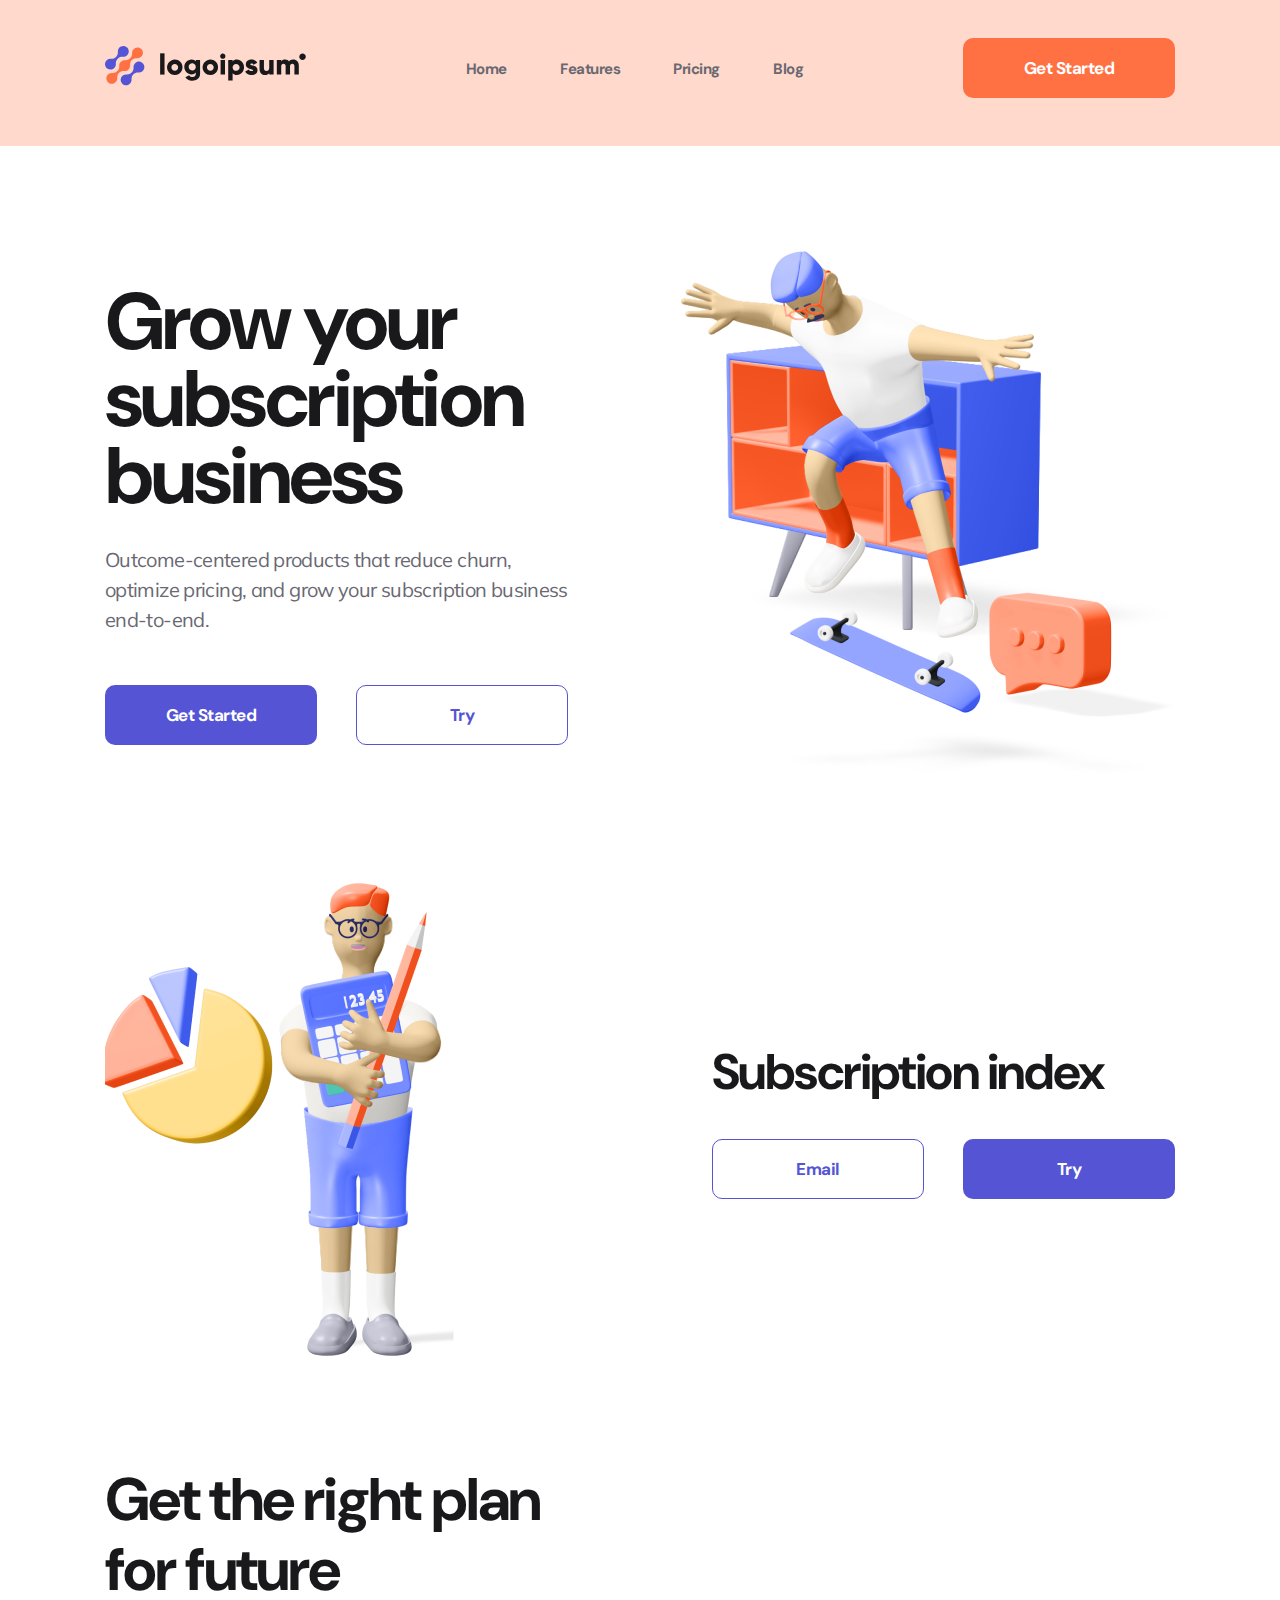
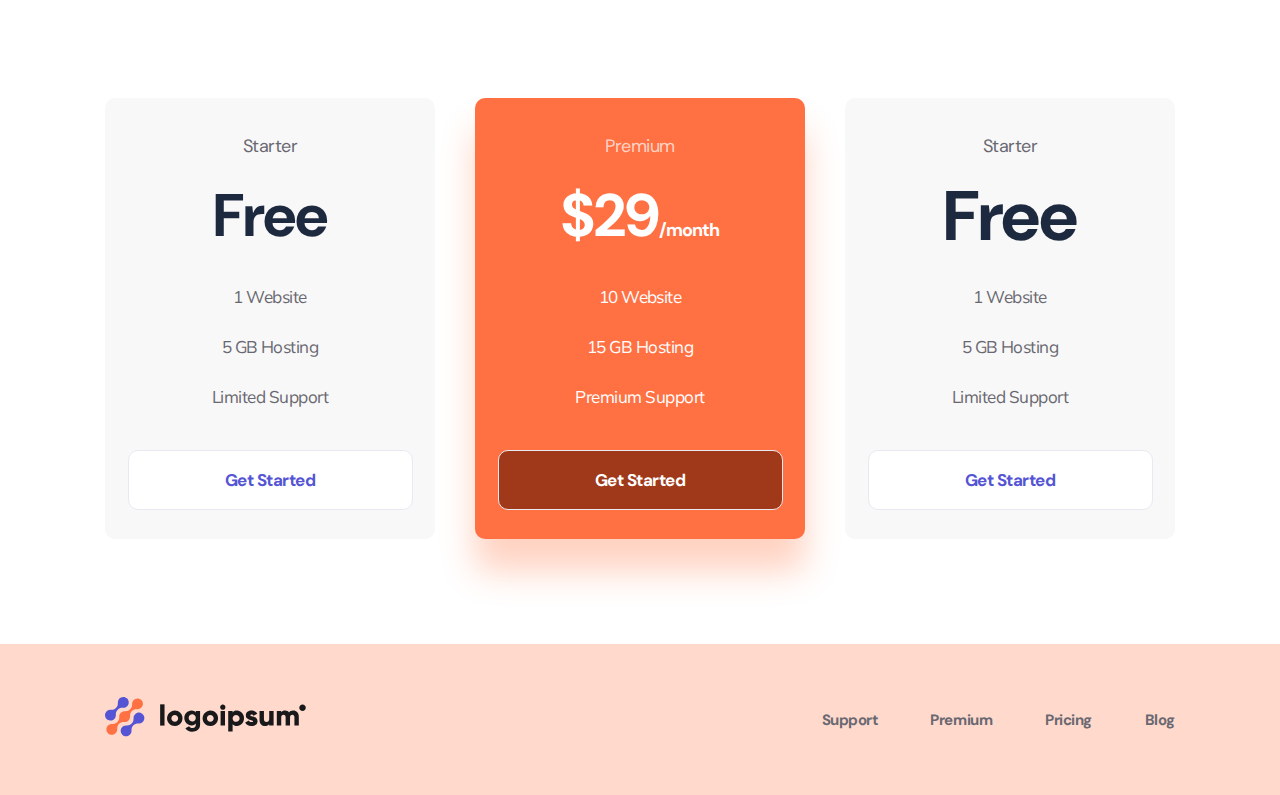
<file: index.html>
<!DOCTYPE html>
<html lang="en">

<head>
    <meta charset="UTF-8">
    <meta http-equiv="X-UA-Compatible" content="IE=edge">
    <meta name="viewport" content="width=device-width, initial-scale=1.0">
    <title>Document</title>
    <link rel="stylesheet" href="./style/style1.css">
    <link rel="preconnect" href="https://fonts.googleapis.com">
    <link rel="preconnect" href="https://fonts.gstatic.com" crossorigin>
    <link href="https://fonts.googleapis.com/css2?family=DM+Sans&family=Mulish:wght@200&family=Open+Sans&display=swap" rel="stylesheet">
</head>

<body>
    <header class="header">
        <div class="container header_flex">
            <div>
                <a href="#">
                    <img src="./images/Logo Color.svg" alt="logo">
                </a>
            </div>
            <nav class="nav">
                <ul>
                    <li class="nav_li">
                        <a class="nav_link" href="#">
                                Home
                            </a>
                    </li>
                    <li class="nav_li">
                        <a class="nav_link" href="#">
                                Features
                            </a>
                    </li>
                    <li class="nav_li">
                        <a class="nav_link" href="#">
                                Pricing
                            </a>
                    </li>
                    <li class="nav_li">
                        <a class="nav_link" href="#">
                                Blog
                            </a>
                    </li>
                </ul>
            </nav>
            <button class="button button_orange">
                Get Started
            </button>
        </div>
    </header>
    <section class="container about">
        <div>
            <h1 class="about_title">
                Grow your subscription business
            </h1>
            <p class="about_text">
                Outcome-centered products that reduce churn, optimize pricing, and grow your subscription business end-to-end.
            </p>
            <div>
                <button class="button button_blue">
                        Get Started
                    </button>
                <button class="button button_trasporent">
                        Try
                    </button>
            </div>
        </div>
        <div>
            <a href="#">
                <img src="./images/Hero 3D.png" alt="man">
            </a>
        </div>
    </section>
    <section class="container subscribe">
        <div>
            <a href="#">
                <img src="./images/Content Image 02.png" alt="mansecond">
            </a>
        </div>
        <div>
            <h1 class="subscribe_title">
                Subscription index
            </h1>
            <div>
                <button class="button button_trasporent button_trasporent_subscribe">
                        Email  
                    </button>
                <button class="button button_blue button_blue_subscribe">
                        Try
                    </button>
            </div>
        </div>

    </section>


    <section class="container">
        <div class="plan">
            <h1 class="plan_text">
                Get the right plan for future
            </h1>
        </div>
    </section>

    <section class="container plan_types">
        <div class="cost cost_white">
            <div class="plan_title">
                <p>Starter</p>
            </div>
            <div class="plan_price">
                <p>
                    Free
                </p>
            </div>
            <div class="plan_preference">
                <p> <span class="plan_list">
                    1 Website <br> 5 GB Hosting <br> Limited Support <br>
                    </span>
                </p>
            </div>
            <div class="button_plan_center">
                <button class="button_plan">
                    Get Started
                </button>
            </div>
        </div>

        <div class="cost cost_orange">
            <div class="plan_title_orange">
                <p>Premium</p>
            </div>
            <div class="plan_price_orange">
                <p>
                    $29<span class="plan_month">/month</span>
                </p>
            </div>
            <div class="plan_preference_orange">
                <p>
                    10 Website <br> 15 GB Hosting <br> Premium Support <br>
                </p>
            </div>
            <div class="button_plan_center">
                <button class="button_plan_orange">
                    Get Started 
                </button>
            </div>
        </div>

        <div class="cost cost_white">
            <div class="plan_title">
                <p>Starter</p>
            </div>
            <div class="plan_price">
                <h3>
                    Free
                </h3>
            </div>
            <div class="plan_preference">
                <p>
                    1 Website <br> 5 GB Hosting <br> Limited Support <br>
                </p>
            </div>
            <div class="button_plan_center">
                <button class="button_plan">
                    Get Started
            </button>
            </div>
        </div>



    </section>

    <footer class="footer">
        <div class="container footer_flex">
            <a href="#">
                <img src="./images/Logo Color.svg" alt="logo">
            </a>
            <nav>
                <ul>
                    <li class="nav_li">
                        <a class="nav_link" href="#">
                            Support
                        </a>
                    </li>
                    <li class="nav_li">
                        <a class="nav_link" href="#">
                            Premium
                        </a>
                    </li>
                    <li class="nav_li">
                        <a class="nav_link" href="#">
                                Pricing
                        </a>
                    </li>
                    <li class="nav_li">
                        <a class="nav_link" href="#">
                                Blog
                        </a>
                    </li>
                </ul>
            </nav>
        </div>
    </footer>
</body>

</html>
</file>
<file: style/style1.css>
* {
        margin: 0;
        padding: 0;
        /*font-size: 16px;
font-weight: normal;*/
    }
    
    .header,
    .footer {
        background-color: #FF714345;
        padding: 38px 0 48px;
        font-family: 'DM Sans', sans-serif;
    }
    
    .container {
        max-width: 1070px;
        margin: 0 auto;
    }
    
    .header_flex,
    .footer_flex,
    .about,
    .subscribe {
        display: flex;
        justify-content: space-between;
        align-items: center;
    }
    
    .button {
        width: 212px;
        height: 60px;
        font-family: 'DM Sans', sans-serif;
        font-weight: 700;
        font-size: 17px;
        line-height: 22px;
        letter-spacing: -0.531474px;
        color: #FFFFFF;
        border: none;
        border-radius: 10px;
        cursor: pointer;
    }
    
    .button_orange {
        background: #FF7143;
    }
    
    .button_orange:hover {
        background: #d85225;
        transition: 500ms;
    }
    
    .button_blue {
        background: #5454D4;
    }
    
    .button_blue:hover {
        background: #414195;
        transition: 500ms;
    }
    
    .button_trasporent {
        background: none;
        color: #5454D4;
        border: 1px solid #5454D4;
        margin-left: 35px;
    }
    
    .button_trasporent:hover {
        background: #e0e0eb;
        transition: 500ms;
    }
    
    .nav_li {
        display: inline-block;
    }
    
    .nav_li:not(:first-of-type) {
        margin-left: 49px;
    }
    
    .nav_link {
        font-weight: 700;
        font-size: 15px;
        line-height: 20px;
        /* identical to box height */
        letter-spacing: -0.468947px;
        color: #696871;
        text-decoration: none;
    }
    
    .nav_link:hover {
        color: black;
        transition: 300ms;
    }
    
    .footer {
        padding: 53px 0;
    }
    
    .about_title {
        font-family: 'DM Sans', sans-serif;
        font-weight: 700;
        font-size: 80px;
        line-height: 77px;
        /* or 96% */
        letter-spacing: -2.50105px;
        color: #19191B;
        max-width: 467px;
        margin-bottom: 30px;
    }
    
    .about_text {
        font-family: 'Mulish', sans-serif;
        font-weight: 400;
        font-size: 20px;
        line-height: 30px;
        /* or 150% */
        letter-spacing: -0.625263px;
        color: #696871;
        max-width: 464px;
        margin-bottom: 50px;
    }
    
    .subscribe_title {
        font-family: 'DM Sans', sans-serif;
        font-weight: 700;
        font-size: 50px;
        line-height: 57px;
        /* identical to box height, or 114% */
        letter-spacing: -1.56316px;
        color: #19191B;
        max-width: 556px;
        margin-bottom: 38px;
    }
    
    .button_trasporent_subscribe {
        margin-left: 0px;
    }
    
    .button_blue_subscribe {
        margin-left: 35px;
    }
    
    .about,
    .subscribe,
    .plan_types {
        margin: 105px auto;
    }
    
    .plan {
        width: 504px;
        height: 128px;
    }
    
    .plan_text {
        font-family: 'DM Sans';
        font-style: normal;
        font-weight: 700;
        font-size: 60px;
        line-height: 70px;
        /* or 117% */
        letter-spacing: -1.87579px;
        color: #19191B;
    }
    
    .cost {
        width: 330px;
        height: 441px;
    }
    
    .cost_white {
        background: #F8F8F8;
        border-radius: 10px;
    }
    
    .cost_orange {
        background: #FF7143;
        box-shadow: 0px 32px 34px rgba(255, 112, 59, 0.317827);
        border-radius: 10px;
    }
    
    .plan_types {
        display: flex;
        justify-content: space-between;
        align-items: center;
    }
    
    .plan_title {
        margin-top: 34px;
        font-family: 'DM Sans';
        font-style: normal;
        font-weight: 400;
        font-size: 18px;
        line-height: 28px;
        /* identical to box height, or 156% */
        text-align: center;
        letter-spacing: -0.562737px;
        color: #696871;
    }
    
    .plan_price {
        margin-top: 28px;
        font-family: 'DM Sans';
        font-style: normal;
        font-weight: 700;
        font-size: 60px;
        line-height: 56px;
        /* identical to box height, or 93% */
        text-align: center;
        letter-spacing: -1.03448px;
        color: #1D293F;
    }
    
    .plan_preference {
        margin-top: 28px;
        font-family: 'Mulish';
        font-style: normal;
        font-weight: 400;
        font-size: 17px;
        line-height: 50px;
        /* or 294% */
        text-align: center;
        letter-spacing: -0.531474px;
        color: #696871;
    }
    
    .button_plan {
        margin: 28px auto;
        width: 285px;
        height: 60px;
        font-family: 'DM Sans';
        font-style: normal;
        font-weight: 700;
        font-size: 17px;
        line-height: 22px;
        text-align: center;
        letter-spacing: -0.531474px;
        color: #5454D4;
        background: #FFFFFF;
        border: 1px solid #EAE9F2;
        border-radius: 10px;
        cursor: pointer;
    }
    
    .button_plan_center {
        display: flex;
        justify-content: center;
    }
    
    .plan_title_orange {
        margin-top: 34px;
        font-family: 'DM Sans';
        font-style: normal;
        font-weight: 400;
        font-size: 18px;
        line-height: 28px;
        /* identical to box height, or 156% */
        text-align: center;
        letter-spacing: -0.562737px;
        color: rgba(255, 255, 255, 0.7);
    }
    
    .plan_price_orange {
        margin-top: 28px;
        font-family: 'DM Sans';
        font-style: normal;
        font-weight: 700;
        font-size: 60px;
        line-height: 56px;
        /* identical to box height, or 93% */
        text-align: center;
        letter-spacing: -1.03448px;
        color: #FFFFFF;
    }
    
    .plan_month {
        font-weight: bold;
        font-size: 18px;
        color: #FFFFFF;
    }
    
    .plan_preference_orange {
        margin-top: 14px;
        font-family: 'Mulish';
        font-style: normal;
        font-weight: 400;
        font-size: 17px;
        line-height: 50px;
        /* or 294% */
        text-align: center;
        letter-spacing: -0.531474px;
        color: #FFFFFF;
    }
    
    .button_plan_orange {
        margin: 28px auto;
        width: 285px;
        height: 60px;
        font-family: 'DM Sans';
        font-style: normal;
        font-weight: 700;
        font-size: 17px;
        line-height: 22px;
        text-align: center;
        letter-spacing: -0.531474px;
        color: #FFFFFF;
        background: #9F3919;
        border: 1px solid #EAE9F2;
        border-radius: 10px;
        cursor: pointer;
    }
</file>
